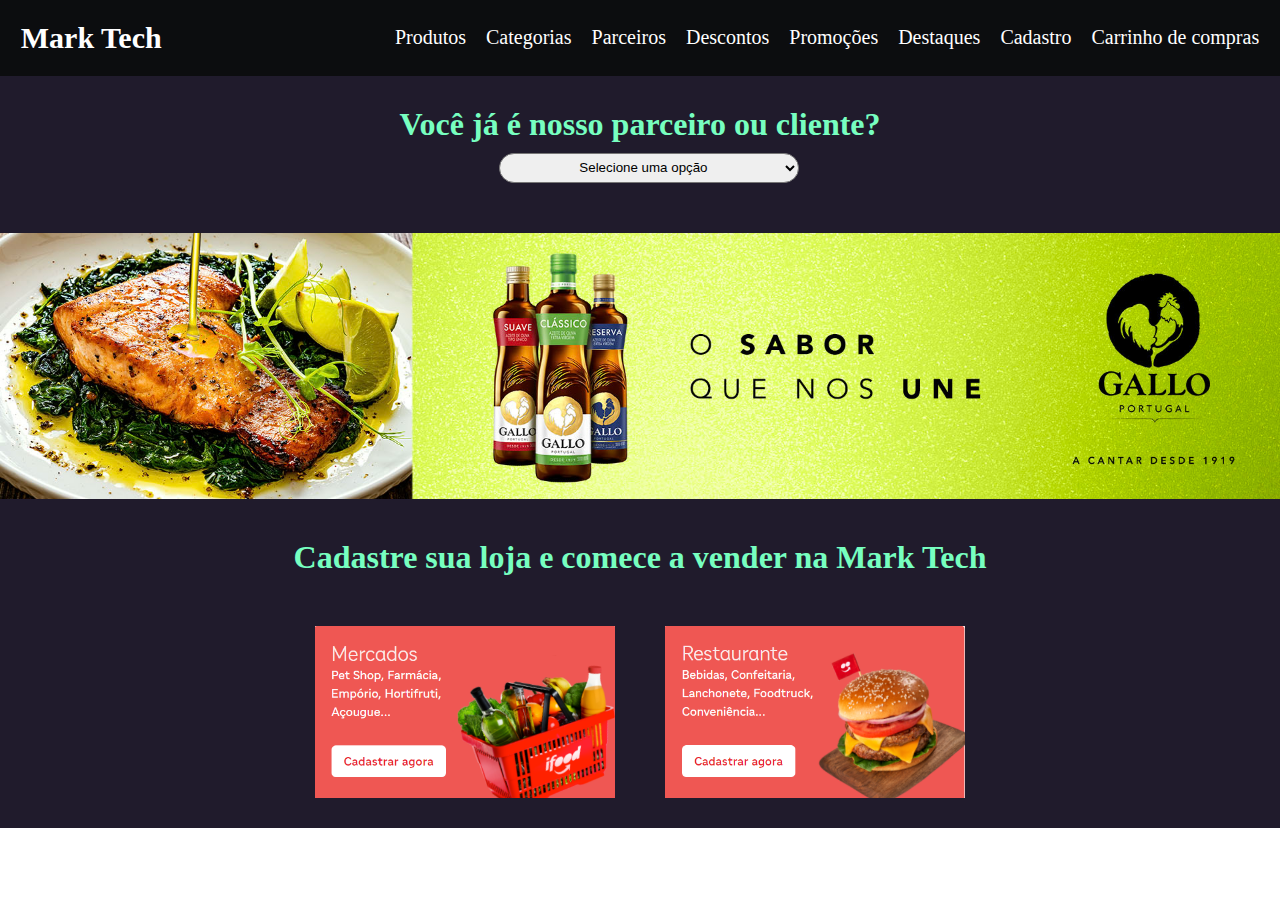
<file: index.html>
<!DOCTYPE html>
<html lang="en">
  <head>
    <meta charset="UTF-8" />
    <meta name="viewport" content="width=device-width, initial-scale=1.0" />

    <title>Mark Tech - Início</title>

    <link rel="stylesheet" href="src/css/reset.css" />
    <link rel="stylesheet" href="src/css/styles.css" />
  </head>
  <body>
    <header class="container-header">
      <a href="./index.html">Mark Tech</a>
      <nav>
        <ul>
          <li>
            <a href="./login-client.html">Produtos</a>
          </li>
          <li>
            <a href="./login-client.html">Categorias</a>
          </li>
          <li>
            <a href="./login-client.html">Parceiros</a>
          </li>
          <li>
            <a href="./login-client.html">Descontos</a>
          </li>
           <li>
            <a href="./login-client.html">Promoções</a>
          </li>
           <li>
            <a href="./login-client.html">Destaques</a>
          </li>
          <li class="dropdown">
            <a class="cadastro-modal">Cadastro</a>
            <div class="dropdown-content">
              <a href="./register-client.html" class="registers"
                >Cadastro de Clientes</a
              >
              <a href="./register-partner.html" class="registers"
                >Cadastro de Parceiros</a
              >
              <a href="./product-register.html" class="registers"
                >Cadastro de Produtos</a
              >
            </div>
          </li>
          <li>
            <a href="./cart.html">Carrinho de compras</a>
          </li>
        </ul>
      </nav>
    </header>

    <main class="container-main">
      <div>
        <h1>Você já é nosso parceiro ou cliente?</h1>
        <select id="selectRedirect">
          <option value="">Selecione uma opção</option>
          <option value="cliente">Cliente</option>
          <option value="parceiro">Parceiro</option>
        </select>
      </div>

      <div class="carousel">
        <img src="./src/assets/carousel.jpg" alt="Carrossel"/>
        <h1>Cadastre sua loja e comece a vender na Mark Tech</h1>
        <div>
          <img src="./src/assets/partner.png"/>
          <img src="./src/assets/partner2.png"/>
        </div>
      </div>
    </main>

    <footer></footer>

    <script>
      document
        .getElementById("selectRedirect")
        .addEventListener("change", function () {
          var selectedOption = this.value;
          if (selectedOption === "cliente") {
            window.location.href = "./login-client.html";
          } else if (selectedOption === "parceiro") {
            window.location.href = "./login-partner.html";
          }
        });
    </script>
  </body>
</html>
</file>
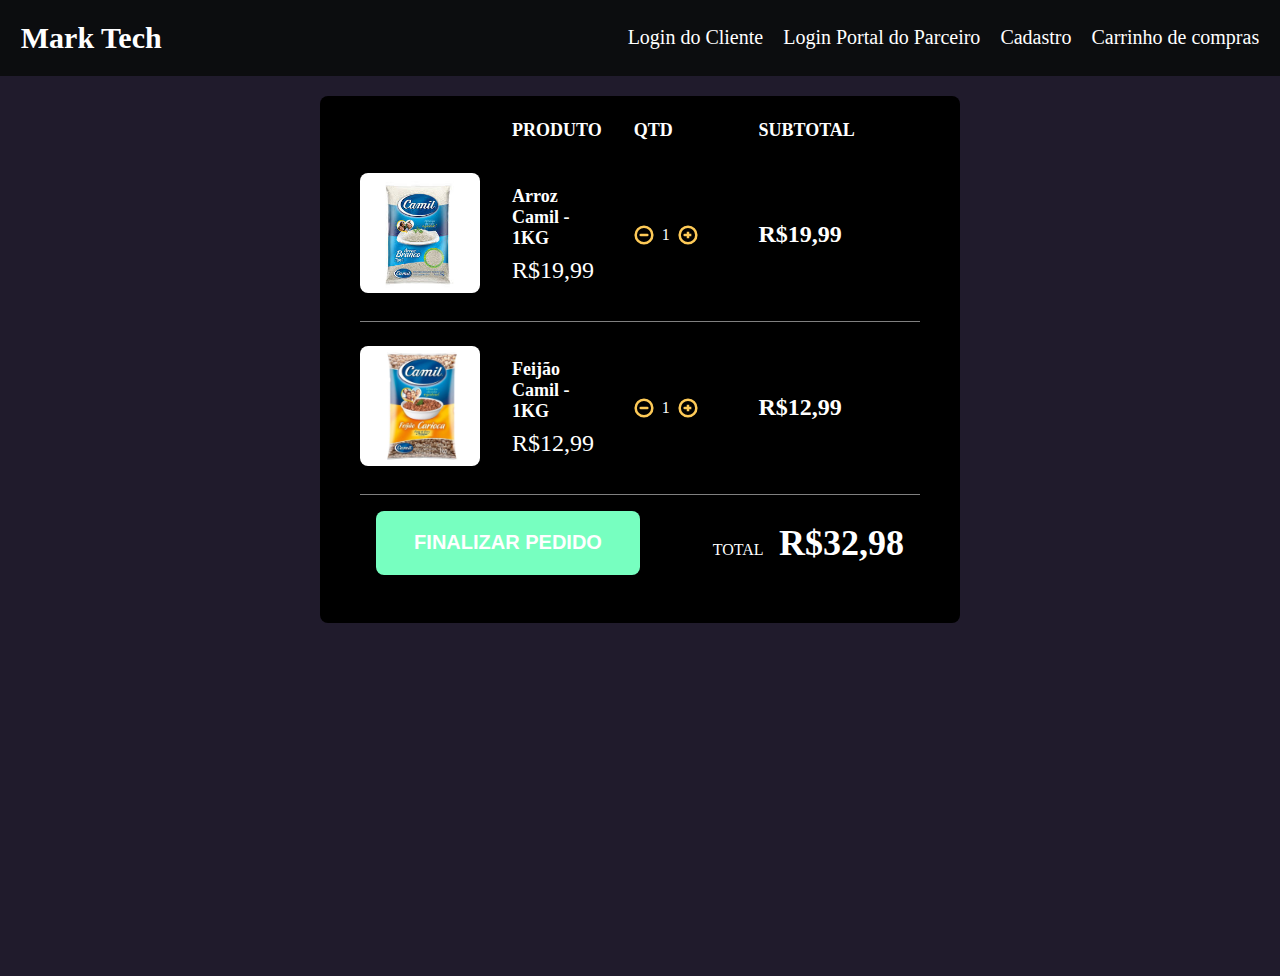
<file: cart.html>
<!DOCTYPE html>
<html lang="en">
  <head>
    <meta charset="UTF-8" />
    <meta name="viewport" content="width=device-width, initial-scale=1.0" />
    <title>Mark Tech - Carrinho de compras</title>
    <link rel="stylesheet" href="src/css/reset.css" />
    <link rel="stylesheet" href="src/css/styles.css" />
  </head>
  <body>
  <header class="container-header">
      <a href="/">Mark Tech</a>
      <nav>
        <ul>
          <li>
            <a href="./login-client.html">Login do Cliente</a>
          </li>
          <li>
            <a href="./login-partner.html">Login Portal do Parceiro</a>
          </li>
          <li class="dropdown">
            <a class="cadastro-modal">Cadastro</a>
            <div class="dropdown-content">
              <a href="./register-client.html" class="registers"
                >Cadastro de Clientes</a
              >
              <a href="./register-partner.html" class="registers"
                >Cadastro de Parceiros</a
              >
              <a href="./product-register.html" class="registers"
                >Cadastro de Produtos</a
              >
            </div>
          </li>
          <li>
            <a href="./cart.html">Carrinho de compras</a>
          </li>
        </ul>
      </nav>
    </header>

    <main>
      <div class="container-cart">
        <table>
          <thead>
            <tr>
              <th></th>
              <th>Produto</th>
              <th>QTD</th>
              <th>Subtotal</th>
              <th></th>
            </tr>
          </thead>
          <tbody>
            <tr>
              <td>
                <img src="./src/assets/arroz-camil.jpeg" alt="Arroz" />
              </td>
              <td>
                <h4>Arroz Camil - 1KG</h4>
                <span>R$19,99</span>
              </td>
              <td>
                <div>
                  <button type="button">
                    <img
                      src="./src/assets/circle-minus.svg"
                      alt="Remover quantidade"
                    />
                  </button>
                  <span>1</span>
                  <button type="button">
                    <img
                      src="./src/assets/circle-plus.svg"
                      alt="Adicionar quantidade"
                    />
                  </button>
                </div>
              </td>
              <td>
                <h5>R$19,99</h5>
              </td>
              <td>
                <button type="button">
                  <FaTrashAlt />
                </button>
              </td>
            </tr>
            <tr>
              <td>
                <img src="./src/assets/feijao-camil.webp" alt="Feijão" />
              </td>
              <td>
                <h4>Feijão Camil - 1KG</h4>
                <span>R$12,99</span>
              </td>
              <td>
                <div>
                  <button type="button">
                    <img
                      src="./src/assets/circle-minus.svg"
                      alt="Remover quantidade"
                    />
                  </button>
                  <span>1</span>
                  <button type="button">
                    <img
                      src="./src/assets/circle-plus.svg"
                      alt="Adicionar quantidade"
                    />
                  </button>
                </div>
              </td>
              <td>
                <h5>R$12,99</h5>
              </td>
              <td>
                <button type="button">
                  <FaTrashAlt />
                </button>
              </td>
            </tr>
          </tbody>
        </table>
        <div class="cart-summary">
          <button id="checkout-button" type="button">Finalizar Pedido</button>
          <span>Total <strong>R$32,98</strong></span>
        </div>
      </div>
    </main>

    <script>
      const checkoutButton = document.getElementById("checkout-button");

      checkoutButton.addEventListener("click", () => {
        window.location.href = "/checkout.html";
      });
    </script>
  </body>
</html>
</file>
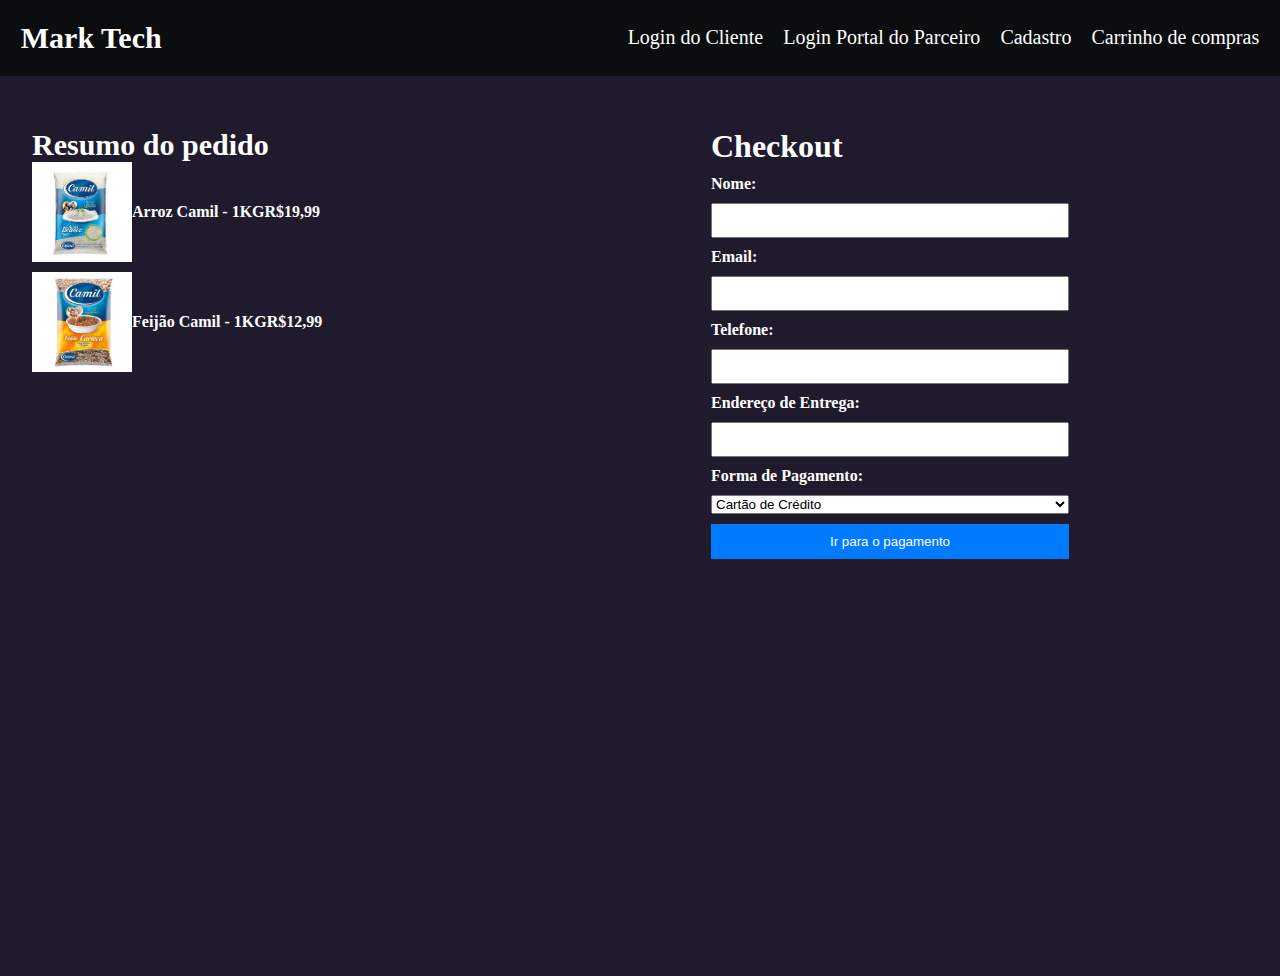
<file: checkout.html>
<!DOCTYPE html>
<html lang="en">
  <head>
    <meta charset="UTF-8" />
    <meta name="viewport" content="width=device-width, initial-scale=1.0" />

    <title>Mark Tech - Checkout</title>

    <link rel="stylesheet" href="src/css/reset.css" />
    <link rel="stylesheet" href="src/css/styles.css" />
  </head>
  <body>
    <header class="container-header">
      <a href="/">Mark Tech</a>
      <nav>
        <ul>
          <li>
            <a href="./login-client.html">Login do Cliente</a>
          </li>
          <li>
            <a href="./login-partner.html">Login Portal do Parceiro</a>
          </li>
          <li class="dropdown">
            <a class="cadastro-modal">Cadastro</a>
            <div class="dropdown-content">
              <a href="./register-client.html" class="registers"
                >Cadastro de Clientes</a
              >
              <a href="./register-partner.html" class="registers"
                >Cadastro de Parceiros</a
              >
              <a href="./product-register.html" class="registers"
                >Cadastro de Produtos</a
              >
            </div>
          </li>
          <li>
            <a href="./cart.html">Carrinho de compras</a>
          </li>
        </ul>
      </nav>
    </header>

    <main class="container-main-checkout">
      <div>
        <div class="container-order">
          <h3>Resumo do pedido</h3>
          <div class="resume-order">
            <img src="./src/assets/arroz-camil.jpeg" />
            <span>Arroz Camil - 1KG</span>
          
            <span>R$19,99</span>
          </div>
          <div class="resume-order">
            <img src="./src/assets/feijao-camil.webp" />
            <span>Feijão Camil - 1KG</span>
           
            <span>R$12,99</span>
          </div>
        </div>
        <div class="container-checkout">
          <form action="caminho/para/processar/pedido" method="POST">
            <h1>Checkout</h1>
            <label for="name">Nome:</label>
            <input type="text" id="name" name="name" required />

            <label for="email">Email:</label>
            <input type="email" id="email" name="email" required />

            <label for="phone">Telefone:</label>
            <input type="tel" id="phone" name="phone" required />

            <label for="address">Endereço de Entrega:</label>
            <input type="text" id="address" name="address" required />

            <label for="payment">Forma de Pagamento:</label>
            <select id="payment" name="payment" required>
              <option value="credit">Cartão de Crédito</option>
              <option value="debit">Cartão de Débito</option>
              <option value="cash">Dinheiro</option>
            </select>

            <input type="submit" value="Ir para o pagamento" />
          </form>
        </div>
      </div>
    </main>
  </body>
</html>
</file>
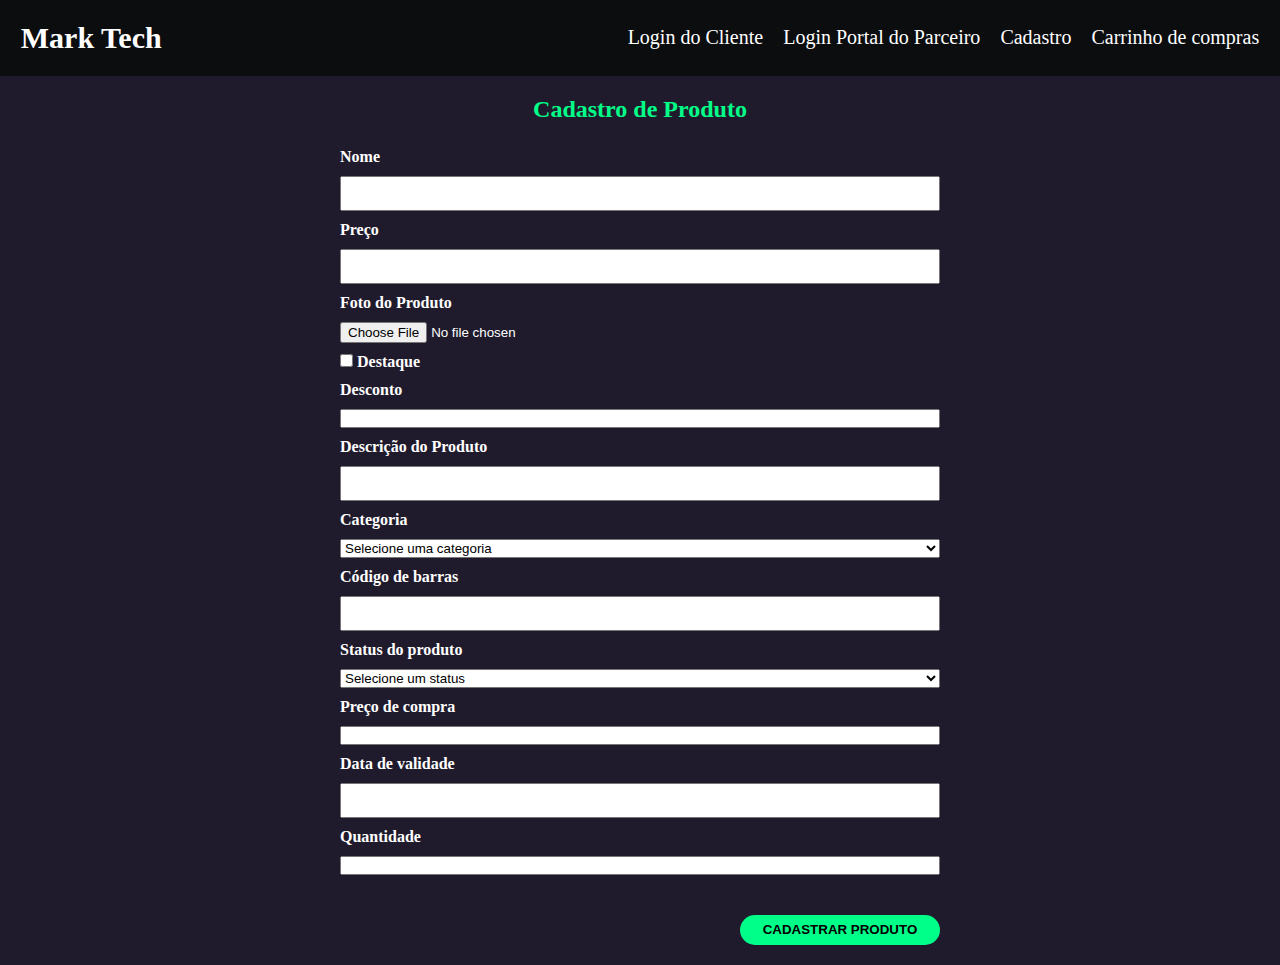
<file: product-register.html>
<!DOCTYPE html>
<html lang="en">
  <head>
    <meta charset="UTF-8" />
    <meta name="viewport" content="width=device-width, initial-scale=1.0" />

    <title>Mark Tec - Cadastro de Produtos</title>

    <link rel="stylesheet" href="src/css/reset.css" />
    <link rel="stylesheet" href="src/css/styles.css" />
  </head>
  <body>
 <header class="container-header">
      <a href="/">Mark Tech</a>
      <nav>
        <ul>
          <li>
            <a href="./login-client.html">Login do Cliente</a>
          </li>
          <li>
            <a href="./login-partner.html">Login Portal do Parceiro</a>
          </li>
          <li class="dropdown">
            <a class="cadastro-modal">Cadastro</a>
            <div class="dropdown-content">
              <a href="./register-client.html" class="registers"
                >Cadastro de Clientes</a
              >
              <a href="./register-partner.html" class="registers"
                >Cadastro de Parceiros</a
              >
              <a href="./product-register.html" class="registers"
                >Cadastro de Produtos</a
              >
            </div>
          </li>
          <li>
            <a href="./cart.html">Carrinho de compras</a>
          </li>
        </ul>
      </nav>
    </header>
    <main class="container-register-product">
      <h2>Cadastro de Produto</h2>
      <form method="post" action="http://localhost:3333/products/">
        <label for="name">Nome</label>
        <input id="name" type="text" class="w-[250px]" />

        <label for="price">Preço</label>
        <input id="price" type="text" class="w-[250px]" />

        <label for="file">Foto do Produto</label>
        <input id="file" type="file" name="file" />

        <label for="highlight">
          <input id="highlight" type="checkbox" />
          Destaque
        </label>

        <label for="discount">Desconto</label>
        <input id="discount" type="number" />

        <label for="description">Descrição do Produto</label>
        <input id="description" type="text" />

        <label for="category">Categoria</label>
        <select id="category">
          <option value="">Selecione uma categoria</option>
          <option value="">Bebida</option>
          <option value="">Laticínios</option>
          <option value="">Doces</option>
        </select>

        <label for="ean">Código de barras</label>
        <input id="ean" type="text" />

        <label for="status">Status do produto</label>
        <select id="status">
          <option value="">Selecione um status</option>
          <option value="estoque">Em estoque</option>
          <option value="indisponivel">Indisponível</option>
          <option value="reposicao">Em reposição</option>
          <option value="descontinuado">Descontinuado</option>
        </select>

        <label for="purchase_price">Preço de compra</label>
        <input id="purchase_price" type="number" />

        <label for="expiry_date">Data de validade</label>
        <input id="expiry_date" type="text" class="w-[250px]" />

        <label for="quantity">Quantidade</label>
        <input id="quantity" type="number" />
        <button type="submit">CADASTRAR PRODUTO</button>
      </form>
    </main>
  </body>
</html>
</file>
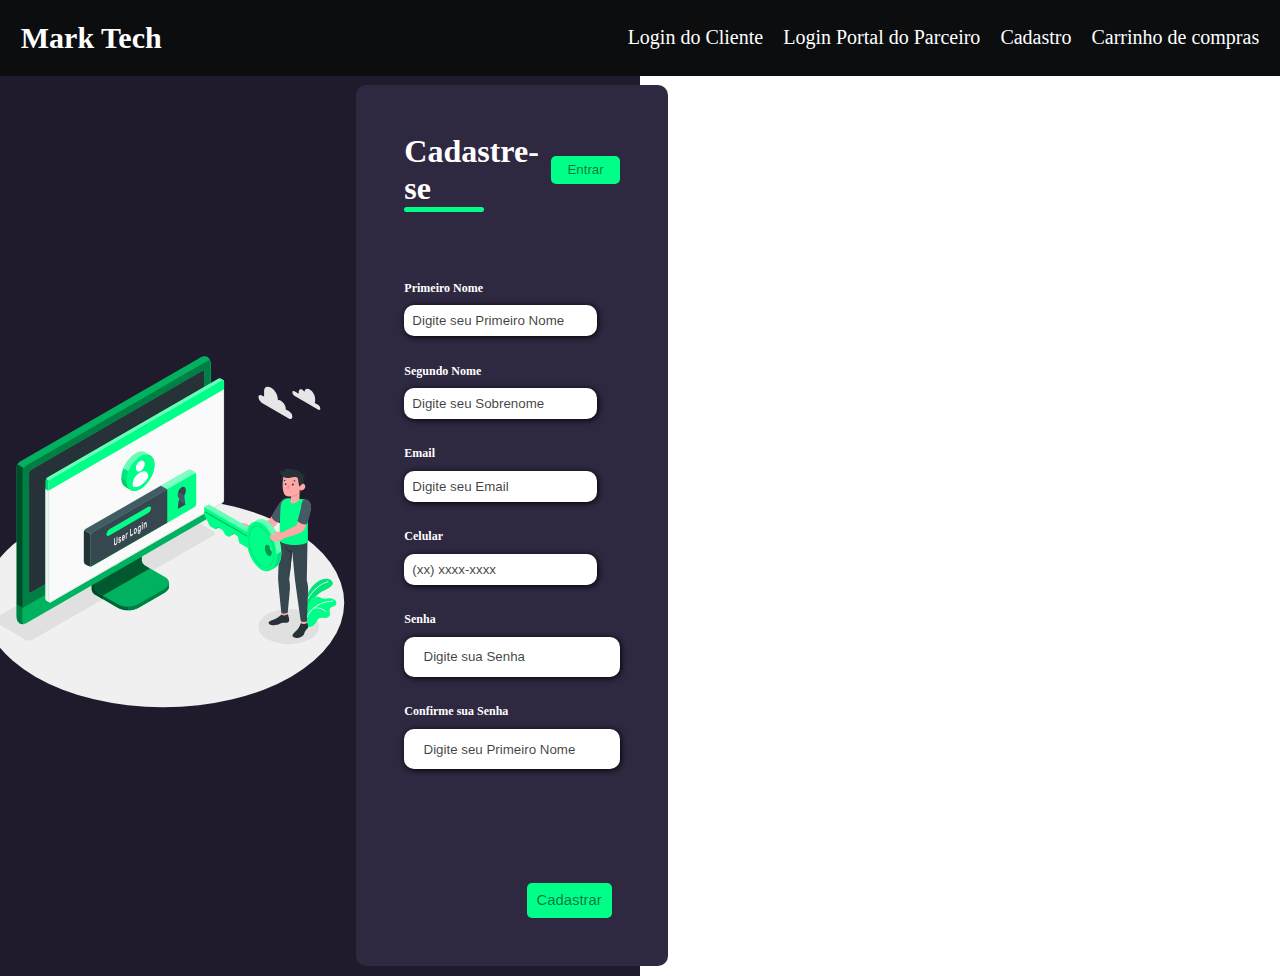
<file: register-client.html>
<!DOCTYPE html>
<html lang="en">
<head>
    <meta charset="UTF-8">
    <meta name="viewport" content="width=device-width, initial-scale=1.0">

    <title>Tela de Cadastro - Cliente</title>

     <link rel="stylesheet" href="src/css/reset.css" />
    <link rel="stylesheet" href="src/css/styles.css" />
</head>
<body>
  <header class="container-header">
      <a href="/">Mark Tech</a>
      <nav>
        <ul>
          <li>
            <a href="./login-client.html">Login do Cliente</a>
          </li>
          <li>
            <a href="./login-partner.html">Login Portal do Parceiro</a>
          </li>
          <li class="dropdown">
            <a class="cadastro-modal">Cadastro</a>
            <div class="dropdown-content">
              <a href="./register-client.html" class="registers"
                >Cadastro de Clientes</a
              >
              <a href="./register-partner.html" class="registers"
                >Cadastro de Parceiros</a
              >
              <a href="./product-register.html" class="registers"
                >Cadastro de Produtos</a
              >
            </div>
          </li>
          <li>
            <a href="./cart.html">Carrinho de compras</a>
          </li>
        </ul>
      </nav>
    </header>
    <div class="main-cadastro">
        <div class="left-cadastro">
            <img src="./src/assets/slogan-cadastro.svg" class="left-cadastro-image" alt="Slogan de Cadastro">
        </div>
        <div class="form">
            <form action="#">
                <div class="form-header">
                    <div class="title">
                        <h1>Cadastre-se</h1>
                    </div>
                    <div class="login-button">
                        <button><a href="/login.html">Entrar</a></button>
                    </div>
                </div>
                <div class="input-group">
                    <div class="input-box">
                        <label for="firstname">Primeiro Nome</label>
                        <input id="firstname" type="text" name="firstname" placeholder="Digite seu Primeiro Nome" required>
                    </div>

                    <div class="input-box">
                        <label for="lastname">Segundo Nome</label>
                        <input id="lastname" type="text" name="lastname" placeholder="Digite seu Sobrenome" required>
                    </div>

                    <div class="input-box">
                        <label for="email">Email</label>
                        <input id="email" type="email" name="email" placeholder="Digite seu Email" required>
                    </div>

                    <div class="input-box">
                        <label for="number">Celular</label>
                        <input id="number" type="tel" name="number" placeholder="(xx) xxxx-xxxx" required>
                    </div>

                    <div class="input-box">
                        <label for="password">Senha</label>
                        <input id="password" type="password" name="password" placeholder="Digite sua Senha" required>
                    </div>

                    <div class="input-box">
                        <label for="Confirmpassword">Confirme sua Senha</label>
                        <input id="Confirmpassword" type="password" name="Confirmpassword" placeholder="Digite seu Primeiro Nome" required>
                    </div>
                </div>
                <div class="gender-inputs">
                    <div class="gender-title">
                    </div>

                </div>
                <div class="gender-group">
                    <div class="gender-input">
                </div>
                <div class="continue-button">
                    <button><a href="/login.html">Cadastrar</a></button>
                </div>
            </form>
        </div>
    </div>
</body>
</html>
</file>
<file: src/css/styles.css>
@import url("https://fonts.googleapis.com/css2?family=Noto+Sans:ital@0;1&display=swap");
@import url("https://fonts.googleapis.com/css2?family=Noto+Sans:ital,wght@0,700;1,700&display=swap");

.main-cadastro {
  width: 100%;
  height: 100vh;
  background: #201b2c;
  display: flex;
  justify-content: center;
  align-items: center;
}

.left-cadastro {
  width: 50vw;
  height: 100vh;
  display: flex;
  justify-content: center;
  align-items: center;
  flex-direction: column;
}

.left-cadastro-image {
  width: 30vw;
}

.form {
  width: 50%;
  display: flex;
  justify-content: center;
  align-items: center;
  flex-direction: column;
  background: #2f2841;
  padding: 3rem;
  border-radius: 10px;
}

.form-header {
  margin-bottom: 3rem;
  display: flex;
  justify-content: space-between;
}

.login-button {
  display: flex;
  align-items: center;
}

.login-button button {
  border: none;
  background-color: #00ff88;
  padding: 0.4rem 1rem;
  border-radius: 5px;
  cursor: pointer;
}

.login-button button:hover {
  background-color: #00ff8052;
}

.login-button button a {
  text-decoration: none;
  font-weight: 500;
  color: #08080894;
}

.form-header h1::after {
  content: "";
  display: block;
  width: 5rem;
  height: 0.3rem;
  background-color: #00ff88;
  margin: auto 0;
  position: absolute;
  border-radius: 10px;
}

.input-group {
  display: flex;
  flex-wrap: wrap;
  justify-content: space-between;
  padding: 1rem 0;
}

.input-box {
  display: flex;
  flex-direction: column;
  margin-bottom: 1.1rem;
}

.input-box input {
  margin: 0.6rem 0;
  padding: 0.8rem 1.2rem;
  border: none;
  border-radius: 10px;
  box-shadow: 1px 1px 6px;
}

.input-box input:hover {
  background-color: #f7f7f7ea;
}

.input-box input:focus-visible {
  outline: 1px solid #f7f7f7ea;
}

.input-box label,
.gender-title h6 {
  font-size: 0.75rem;
  font-weight: 600;
  color: #ffff;
}

.input-box input::placeholder {
  color: #000000c0;
}

.gender-group {
  display: flex;
  justify-content: space-between;
  margin-top: 0.62rem;
  padding: 0 0.5rem;
}

.gender-input {
  display: flex;
  align-items: center;
}

.gender-input input {
  margin-right: 0.35rem;
}

.gender-input label {
  font-size: 20px;
  font-weight: 600;
  color: #ffff;
}

.continue-button button {
  width: 100%;
  margin-top: 2.5rem;
  border: none;
  background-color: #00ff88;
  padding: 0.62rem;
  border-radius: 5px;
  cursor: pointer;
}

.continue-button button:hover {
  background-color: #00ff8052;
}

.continue-button button a {
  text-decoration: none;
  font-size: 0.93rem;
  font-weight: 500;
  color: #08080894;
}

.title {
  color: #ffff;
}

@media screen and (max-width: 1330px) {
  .form-image {
    display: none;
  }
  .main-cadastro {
    width: 50%;
  }
  .form {
    width: 100%;
  }
}

@media screen and (max-width: 1064px) {
}

.main-login {
  width: 100%;
  height: 100vh;
  background: #201b2c;
  display: flex;
  justify-content: center;
  align-items: center;
}
.left-login {
  width: 50vw;
  height: 100vh;
  display: flex;
  justify-content: center;
  align-items: center;
  flex-direction: column;
}
.left-login > h1 {
  font-size: 3vw;
  color: #77ffc0;
  margin: 10;
  padding: 30px;
}

.left-login-image {
  width: 30vw;
}

.right-login {
  width: 50vw;
  height: 100vh;
  display: flex;
  justify-content: center;
  align-items: center;
}

.card-login {
  width: 60%;
  display: flex;
  justify-content: center;
  align-items: center;
  flex-direction: column;
  padding: 30px 35px;
  background: #2f2841;
  border-radius: 20px;
  box-shadow: 0px 10px 40px #00000056;
}
.card-login > h1 {
  color: #00ff88;
  font-weight: 800;
  margin: 0;
}
.textfield {
  width: 100%;
  display: flex;
  flex-direction: column;
  align-items: flex-start;
  justify-content: center;
  margin: 10px 0px;
}
.textfield > input {
  width: 100%;
  border: none;
  border-radius: 10px;
  padding: 15px;
  background: #514869;
  color: #f0ffffde;
  font-size: 12pt;
  box-shadow: 0px 10px 40px #00000056;
  outline: none;
  box-sizing: border-box;
}

.textfield > label {
  color: #f0ffffde;
  margin-bottom: 10px;
}
.textfield > input::placeholder {
  color: #f0ffff94;
}

.btn-login {
  width: 100%;
  padding: 16px 0px;
  margin: 25px;
  border: none;
  border-radius: 8px;
  outline: none;
  text-transform: uppercase;
  font-weight: 800;
  letter-spacing: 3px;
  color: #2b134b;
  background: #00ff88;
  cursor: pointer;
  box-shadow: 0px 10px 40px -12px #00ff8052;
}

.register-link {
  color: #f0ffffde;
  font-size: 20px;
}

.container-header {
  display: flex;
  justify-content: space-between;
  align-items: center;

  padding: 1.3rem;

  background-color: #0c0d0f;
}

.dropdown {
  position: relative;
  display: inline-block;
}

.dropdown-content {
  display: none;
  position: absolute;
  background-color: #f9f9f9;
  min-width: 150px;
  z-index: 1;
  box-shadow: 0 2px 4px rgba(0, 0, 0, 0.2);
  padding: 10px;

  color: black;
}

.dropdown:hover .dropdown-content {
  display: block;
}

.dropdown-content a {
  color: black;
  padding: 5px;
  display: block;
  text-decoration: none;
}

.dropdown-content a:hover {
  background-color: #f1f1f1;
}

.container-header > a {
  font-size: 30px;
  font-weight: 700;

  color: #fff;
}

.container-header nav ul {
  display: flex;
  gap: 20px;
}

.container-header nav ul li a {
  font-size: 20px;
  color: #fff;
}

.container-main {
  display: flex;
  align-items: center;

  flex-direction: column;

  height: 100%;

  background: #201b2c;

  padding-top: 30px;
}

.container-main div h1 {
  margin-bottom: 10px;

  color: #77ffc0;
}

.container-main div select {
  width: 300px;
  height: 30px;

  text-align: center;

  margin-left: 100px;

  margin-bottom: 50px;;

  border-radius: 20px;
}

.container-register-product {
  height: 100%;

  display: flex;
  align-items: center;
  flex-direction: column;

  padding-top: 20px;
  padding-bottom: 20px;

  color: white;
}

.container-register-product h2 {
  margin-bottom: 25px;

  color: #00ff88;
}

.container-register-product form {
  display: flex;
  flex-direction: column;

  width: 600px;
}

.container-register-product form button {
  background-color: #00ff88;
  border: 0;

  height: 30px;
  width: 200px;
  border-radius: 20px;

  align-self: end;

  font-weight: 700;

  margin-top: 30px;
}

main {
  background: #201b2c;
  height: 100vh;

  padding-top: 20px;
}

.container-cart {
  margin: 0 auto;

  width: 50%;

  background: black;
  padding: 2rem 2.5rem;
  border-radius: 8px;

  margin-bottom: 20px;
}

.container-cart table {
  width: 100%;
  border-spacing: 0;
  border-collapse: collapse;
  color: white;
}

.container-cart th {
  padding: 0 1rem 0.5rem 1rem;
  font-size: 1.125rem;
  text-transform: uppercase;
  text-align: left;
}

.container-cart th:nth-child(2) {
  padding-left: 2rem;
}

.container-cart td {
  padding: 1.5rem 1rem;
  padding-top: 1.5rem;
  border-bottom: 1px solid gray;
}

.container-cart td h4 {
  margin-bottom: 0.5rem;
  font-size: 1.125rem;
}

.container-cart td > span {
  font-size: 1.5rem;
}

.container-cart td div {
  display: flex;
  align-items: center;
  gap: 0.5rem;
}

.container-cart td div button {
  background: none;
  flex: 0;
  border: none;
  cursor: pointer;
  display: flex;
  align-items: center;
  justify-content: center;
}

.container-cart td div button img {
  width: 1.25rem;
}

.container-cart td h5 {
  font-size: 1.5rem;
}

.container-cart td:first-child {
  width: 7.5rem;
  padding-left: 0;
  padding-right: 0;
}

.dropdown-content .registers {
  color: black;
}

.container-cart td:first-child img {
  object-fit: cover;
  height: 7.5rem;
  border-radius: 8px;
}

.container-cart td:nth-child(2) {
  padding-left: 2rem;
}

.container-cart td:nth-child(3),
.container-cart td:nth-child(4) {
  width: 11rem;
}

.container-cart td:last-child {
  width: 1.5rem;
  padding-right: 0;
}

.container-cart td:last-child button {
  background: none;
  border: none;
  width: 100%;
  cursor: pointer;
  display: flex;
  align-items: center;
  justify-content: flex-end;
}

.container-cart td:last-child button svg {
  fill: yellow;
  width: 1.2rem;
  height: 1.2rem;
}

.container-cart {
  padding-top: 1.5rem;
}

.container-cart .cart-summary {
  display: flex;
  align-items: center;
  justify-content: space-between;
  padding: 1rem;

  border-radius: 8px;
}

.cadastro-modal {
  cursor: pointer;
}

.container-cart .cart-summary button {
  background: #77ffc0;
  width: 100%;
  max-width: 16.5rem;
  min-height: 4rem;
  border: none;
  border-radius: 8px;
  cursor: pointer;
  font-weight: 700;
  font-size: 1.25rem;
  text-transform: uppercase;
  color: white;
  /* transition: background 0.3s; */
}

.container-cart .cart-summary button:hover {
  background: #aa2424;
}

.container-cart .cart-summary span {
  font-weight: 500;
  text-transform: uppercase;
  color: white;
}

.container-cart .cart-summary span strong {
  margin-left: 0.75rem;
  font-weight: 700;
  font-size: 2.25rem;
}

@media (max-width: 540px) {
  .container-cart .cart-summary {
    flex-direction: column-reverse;
    align-items: flex-start;
    justify-content: flex-start;
  }

  .container-cart .cart-summary button {
    max-width: 100%;
  }

  .container-cart .cart-summary span {
    margin-bottom: 2rem;
  }

  .container-cart .cart-summary span strong {
    font-size: 1.9rem;
  }
}

.container-main-checkout {
  color: white;
}

.container-main-checkout > div {
  display: flex;
  padding: 2rem;
}

.container-main-checkout > div div {
  width: 500px;
}

.resume-order {
  display: flex;
  align-items: center;

  margin-bottom: 10px;
}

.container-main-checkout > div div img {
  width: 100px;
}

.container-main-checkout > div div h3 {
  font-size: 30px;
}

.container-main-checkout > div div span {
  font-weight: 700;
}

.container-main-checkout .container-checkout {
  display: flex;
  justify-content: center;

  width: 100%;
}

.container-main-checkout > div form {
  width: 50%;
}

form {
  display: flex;
  flex-direction: column;
  gap: 10px;
}

label {
  font-weight: bold;
}

input[type="text"],
input[type="email"],
input[type="tel"] {
  width: 100%;
  padding: 8px;
  box-sizing: border-box;
}

input[type="submit"] {
  padding: 10px;
  background-color: #007bff;
  color: white;
  border: none;
  cursor: pointer;
}

input[type="submit"]:hover {
  background-color: #0056b3;
}

.carousel {
  display: flex;
  flex-direction: column;

  gap: 40px;
}

.carousel img {
  width: 100%;
}

.carousel h1 {
  text-align: center;

  margin-bottom: 20px;
}

.carousel > div {
  display: flex;
  justify-content: center;

  gap: 50px;
}

.carousel > div img {
  width: 300px;

  margin-bottom: 30px;
}
</file>
